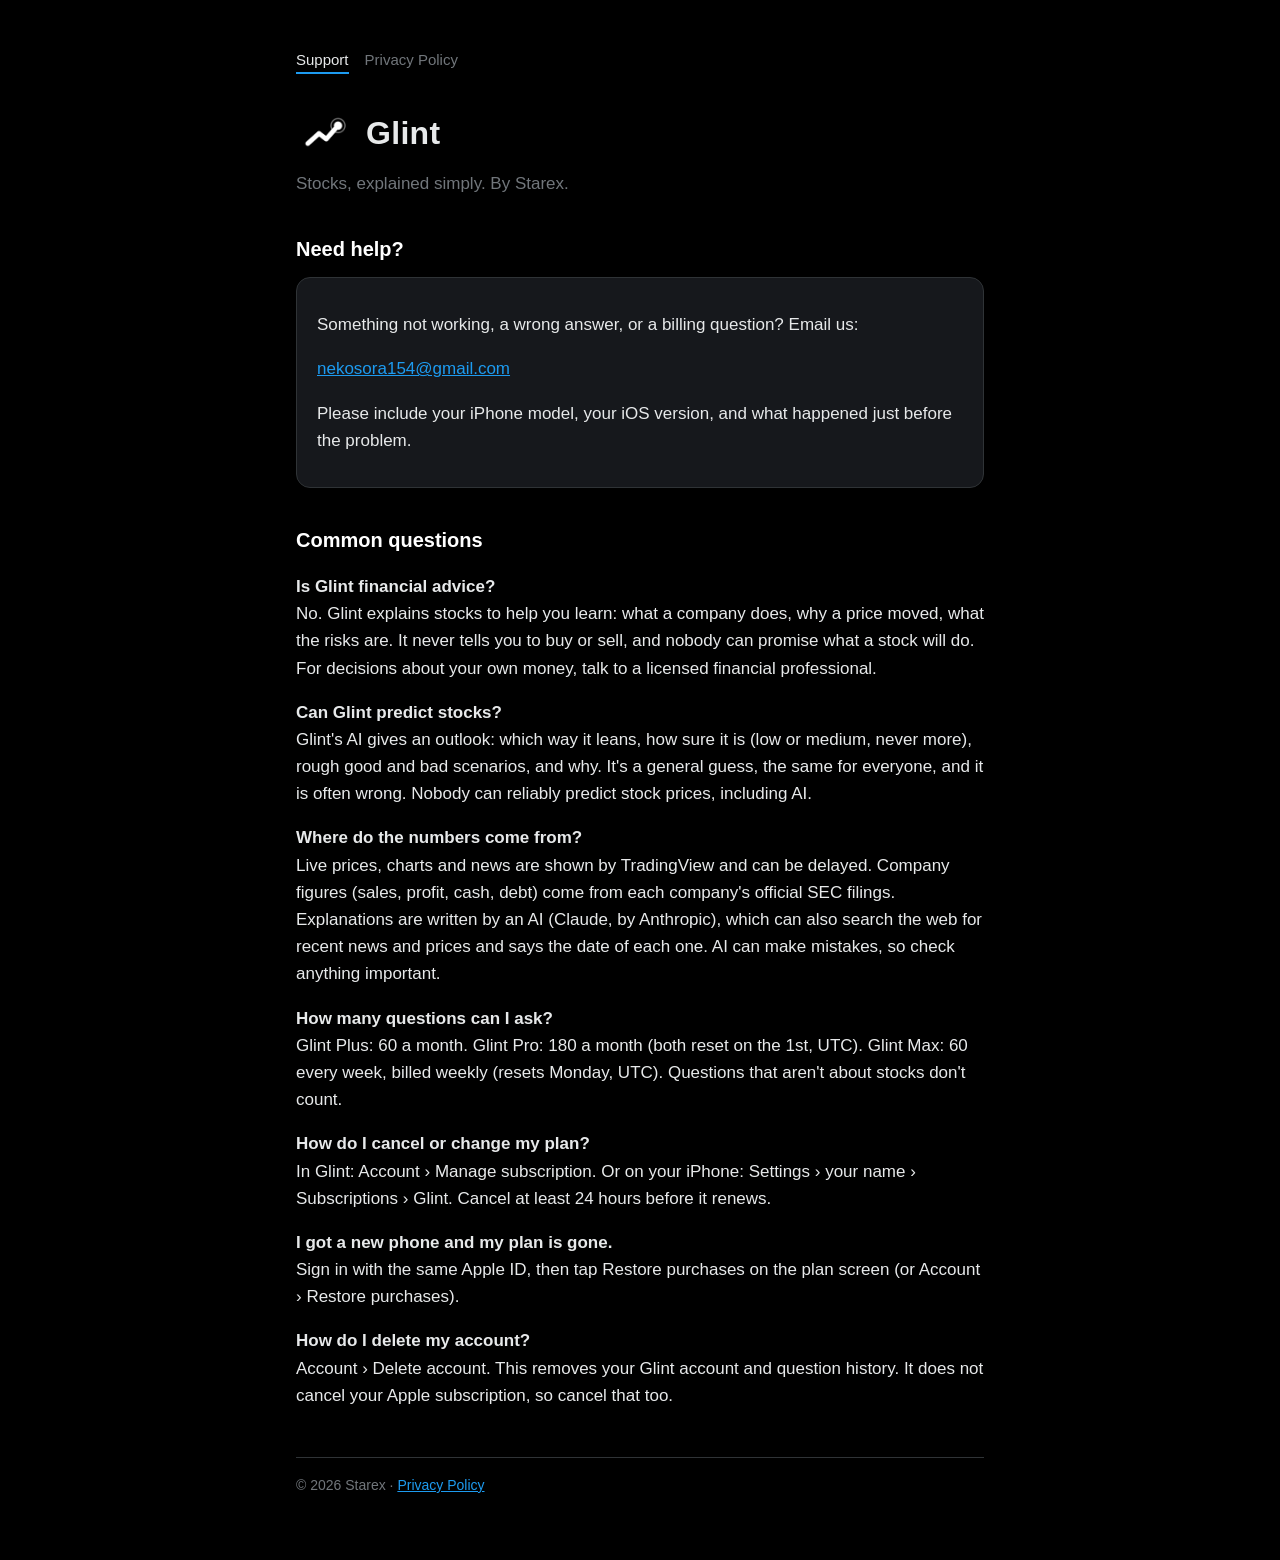
<file: index.html>
<!doctype html>
<html lang="en"><head><meta charset="utf-8"><meta name="viewport" content="width=device-width,initial-scale=1">
<title>Glint – Support</title><link rel="stylesheet" href="style.css"><link rel="icon" href="icon.png"></head>
<body><main>
<nav><a class="on" href="./">Support</a><a href="privacy.html">Privacy Policy</a></nav>
<header><img src="icon.png" alt=""><h1>Glint</h1></header>
<p class="sub">Stocks, explained simply. By Starex.</p>

<h2>Need help?</h2>
<div class="card">
<p>Something not working, a wrong answer, or a billing question? Email us:</p>
<p><a href="mailto:nekosora154@gmail.com?subject=Glint%20support">nekosora154@gmail.com</a></p>
<p>Please include your iPhone model, your iOS version, and what happened just before the problem.</p>
</div>

<h2>Common questions</h2>
<p><b>Is Glint financial advice?</b><br>No. Glint explains stocks to help you learn: what a company does, why a price moved, what the risks are. It never tells you to buy or sell, and nobody can promise what a stock will do. For decisions about your own money, talk to a licensed financial professional.</p>
<p><b>Can Glint predict stocks?</b><br>Glint's AI gives an outlook: which way it leans, how sure it is (low or medium, never more), rough good and bad scenarios, and why. It's a general guess, the same for everyone, and it is often wrong. Nobody can reliably predict stock prices, including AI.</p>
<p><b>Where do the numbers come from?</b><br>Live prices, charts and news are shown by TradingView and can be delayed. Company figures (sales, profit, cash, debt) come from each company's official SEC filings. Explanations are written by an AI (Claude, by Anthropic), which can also search the web for recent news and prices and says the date of each one. AI can make mistakes, so check anything important.</p>
<p><b>How many questions can I ask?</b><br>Glint Plus: 60 a month. Glint Pro: 180 a month (both reset on the 1st, UTC). Glint Max: 60 every week, billed weekly (resets Monday, UTC). Questions that aren't about stocks don't count.</p>
<p><b>How do I cancel or change my plan?</b><br>In Glint: Account › Manage subscription. Or on your iPhone: Settings › your name › Subscriptions › Glint. Cancel at least 24 hours before it renews.</p>
<p><b>I got a new phone and my plan is gone.</b><br>Sign in with the same Apple ID, then tap Restore purchases on the plan screen (or Account › Restore purchases).</p>
<p><b>How do I delete my account?</b><br>Account › Delete account. This removes your Glint account and question history. It does not cancel your Apple subscription, so cancel that too.</p>

<footer>© 2026 Starex · <a href="privacy.html">Privacy Policy</a></footer>
</main></body></html>
</file>
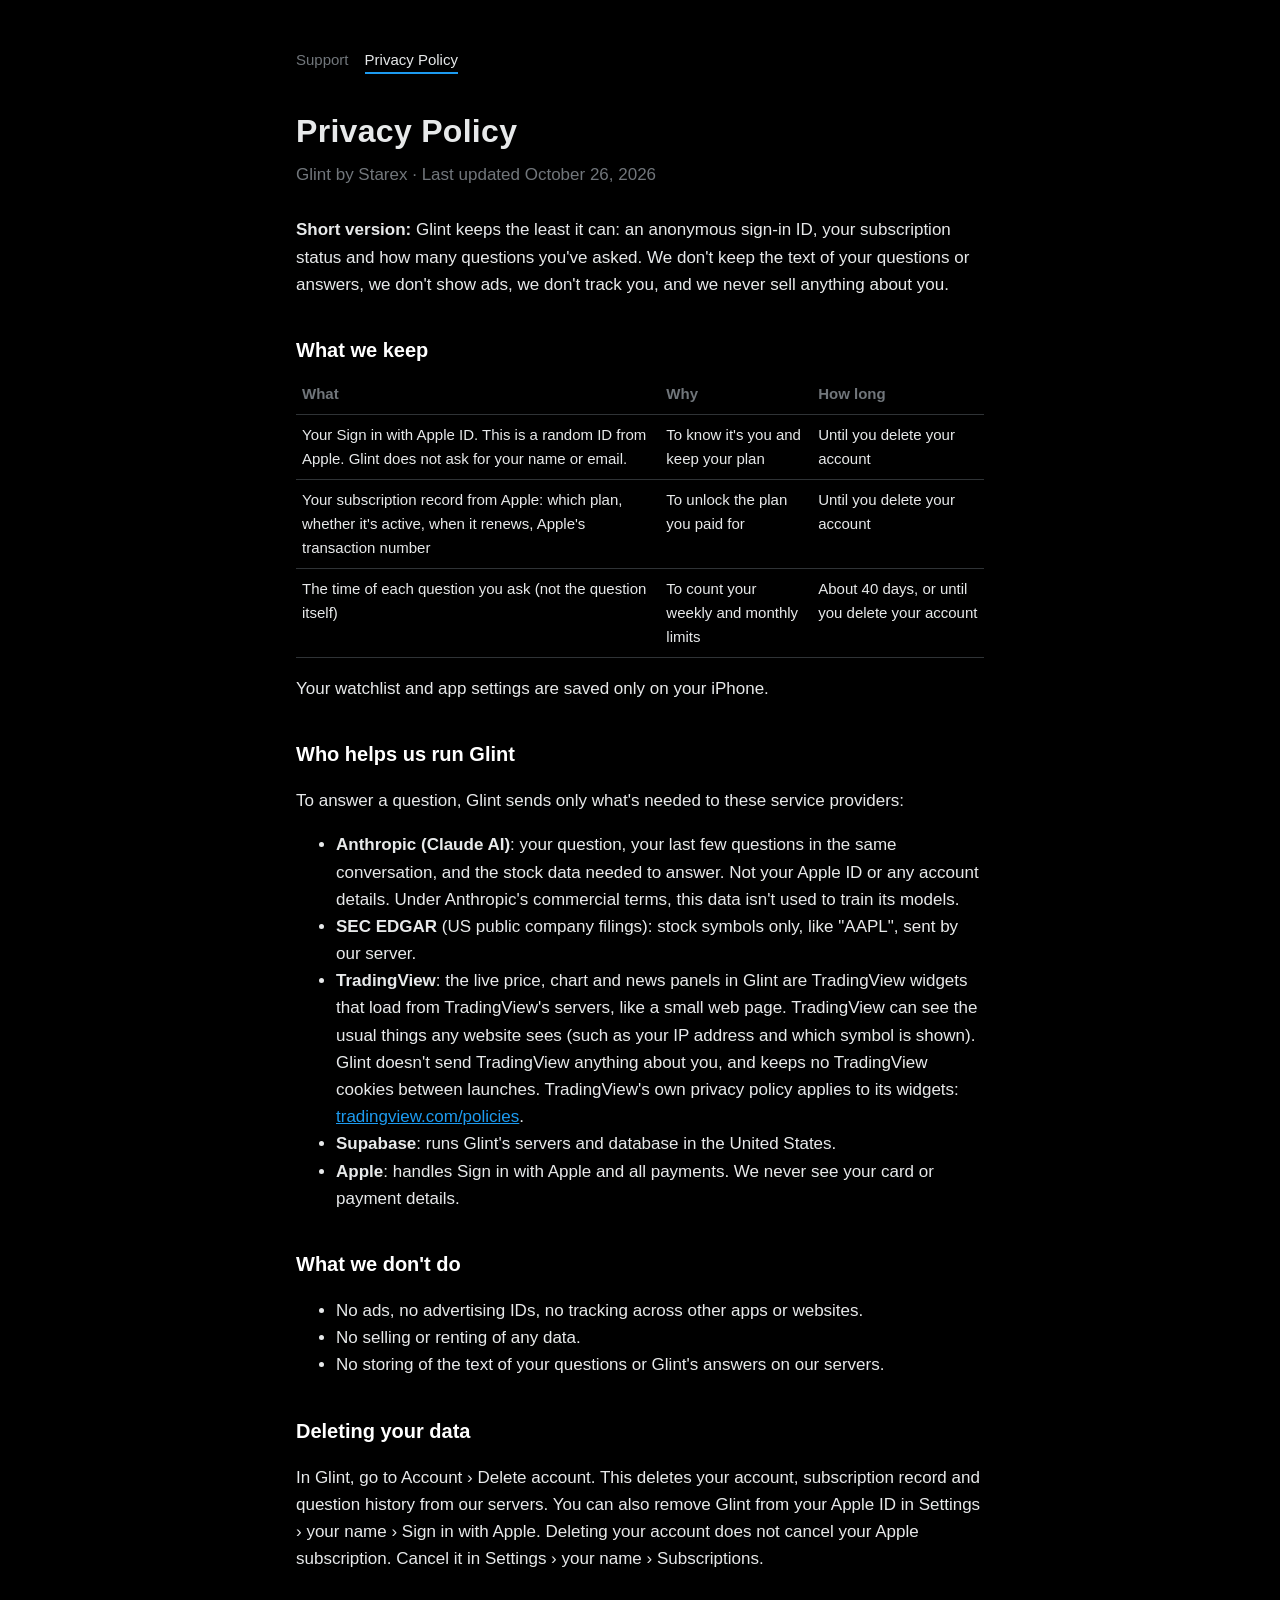
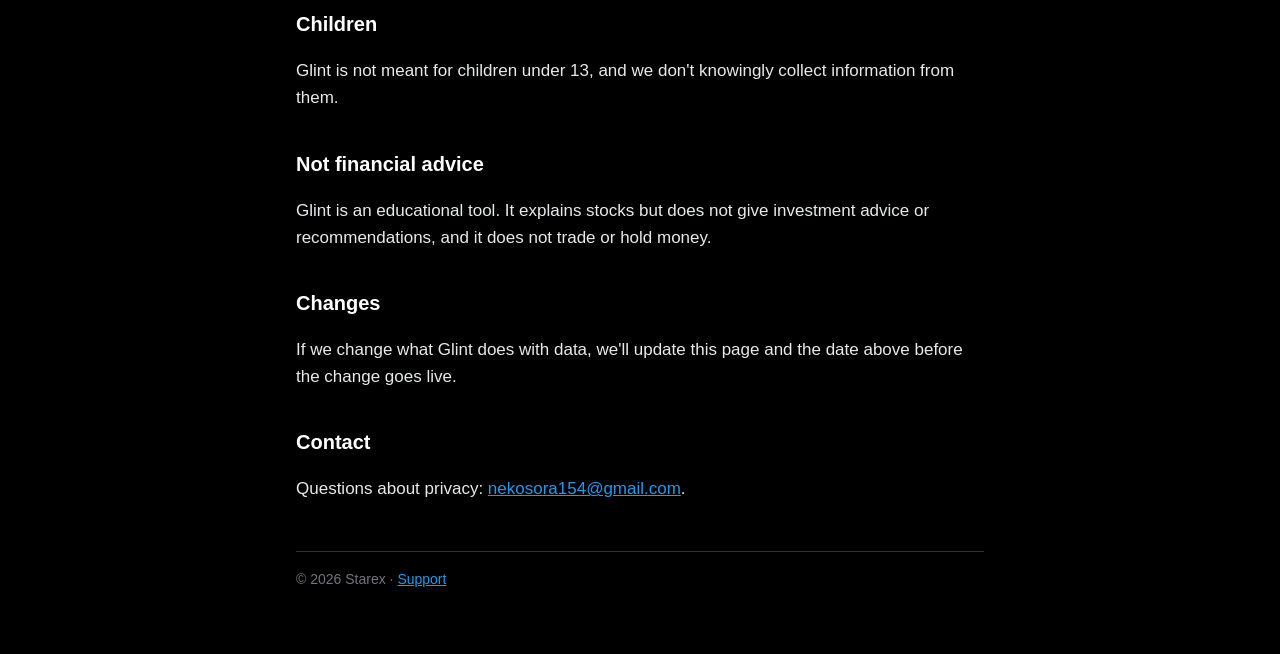
<file: privacy.html>
<!doctype html>
<html lang="en"><head><meta charset="utf-8"><meta name="viewport" content="width=device-width,initial-scale=1">
<title>Glint – Privacy Policy</title><link rel="stylesheet" href="style.css"><link rel="icon" href="icon.png"></head>
<body><main>
<nav><a href="./">Support</a><a class="on" href="privacy.html">Privacy Policy</a></nav>
<h1>Privacy Policy</h1>
<p class="sub">Glint by Starex · Last updated October 26, 2026</p>

<p><b>Short version:</b> Glint keeps the least it can: an anonymous sign-in ID, your subscription status and how many questions you've asked. We don't keep the text of your questions or answers, we don't show ads, we don't track you, and we never sell anything about you.</p>

<h2>What we keep</h2>
<table>
<tr><th>What</th><th>Why</th><th>How long</th></tr>
<tr><td>Your Sign in with Apple ID. This is a random ID from Apple. Glint does not ask for your name or email.</td><td>To know it's you and keep your plan</td><td>Until you delete your account</td></tr>
<tr><td>Your subscription record from Apple: which plan, whether it's active, when it renews, Apple's transaction number</td><td>To unlock the plan you paid for</td><td>Until you delete your account</td></tr>
<tr><td>The time of each question you ask (not the question itself)</td><td>To count your weekly and monthly limits</td><td>About 40 days, or until you delete your account</td></tr>
</table>
<p>Your watchlist and app settings are saved only on your iPhone.</p>

<h2>Who helps us run Glint</h2>
<p>To answer a question, Glint sends only what's needed to these service providers:</p>
<ul>
<li><b>Anthropic (Claude AI)</b>: your question, your last few questions in the same conversation, and the stock data needed to answer. Not your Apple ID or any account details. Under Anthropic's commercial terms, this data isn't used to train its models.</li>
<li><b>SEC EDGAR</b> (US public company filings): stock symbols only, like "AAPL", sent by our server.</li>
<li><b>TradingView</b>: the live price, chart and news panels in Glint are TradingView widgets that load from TradingView's servers, like a small web page. TradingView can see the usual things any website sees (such as your IP address and which symbol is shown). Glint doesn't send TradingView anything about you, and keeps no TradingView cookies between launches. TradingView's own privacy policy applies to its widgets: <a href="https://www.tradingview.com/policies/">tradingview.com/policies</a>.</li>
<li><b>Supabase</b>: runs Glint's servers and database in the United States.</li>
<li><b>Apple</b>: handles Sign in with Apple and all payments. We never see your card or payment details.</li>
</ul>

<h2>What we don't do</h2>
<ul>
<li>No ads, no advertising IDs, no tracking across other apps or websites.</li>
<li>No selling or renting of any data.</li>
<li>No storing of the text of your questions or Glint's answers on our servers.</li>
</ul>

<h2>Deleting your data</h2>
<p>In Glint, go to Account › Delete account. This deletes your account, subscription record and question history from our servers. You can also remove Glint from your Apple ID in Settings › your name › Sign in with Apple. Deleting your account does not cancel your Apple subscription. Cancel it in Settings › your name › Subscriptions.</p>

<h2>Children</h2>
<p>Glint is not meant for children under 13, and we don't knowingly collect information from them.</p>

<h2>Not financial advice</h2>
<p>Glint is an educational tool. It explains stocks but does not give investment advice or recommendations, and it does not trade or hold money.</p>

<h2>Changes</h2>
<p>If we change what Glint does with data, we'll update this page and the date above before the change goes live.</p>

<h2>Contact</h2>
<p>Questions about privacy: <a href="mailto:nekosora154@gmail.com?subject=Glint%20privacy">nekosora154@gmail.com</a>.</p>

<footer>© 2026 Starex · <a href="./">Support</a></footer>
</main></body></html>
</file>
<file: style.css>
:root{--bg:#000000;--panel:#16181c;--text:#e7e9ea;--muted:#71767b;--violet:#1d9bf0;--mint:#00ba7c;--line:#2f3336}
*{box-sizing:border-box}
body{margin:0;background:var(--bg);color:var(--text);font:17px/1.6 -apple-system,BlinkMacSystemFont,"Segoe UI",Roboto,sans-serif}
main{max-width:720px;margin:0 auto;padding:48px 16px 64px}
header{display:flex;align-items:center;gap:14px;margin-bottom:8px}
header img{width:56px;height:56px;border-radius:13px}
h1{font-size:32px;margin:0;letter-spacing:.3px}
h2{font-size:20px;margin:36px 0 8px;color:#fff}
p,li{color:var(--text)}
.sub{color:var(--muted);margin:4px 0 28px}
a{color:var(--violet)}
nav{display:flex;gap:16px;margin-bottom:32px;font-size:15px}
nav a{color:var(--muted);text-decoration:none}nav a.on{color:var(--text);border-bottom:2px solid var(--violet)}
.card{background:var(--panel);border:1px solid var(--line);border-radius:14px;padding:16px 20px;margin:12px 0}
table{border-collapse:collapse;width:100%;font-size:15px}td,th{border-bottom:1px solid var(--line);padding:8px 6px;text-align:left;vertical-align:top}th{color:var(--muted);font-weight:600}
footer{margin-top:48px;color:var(--muted);font-size:14px;border-top:1px solid var(--line);padding-top:16px}
</file>
